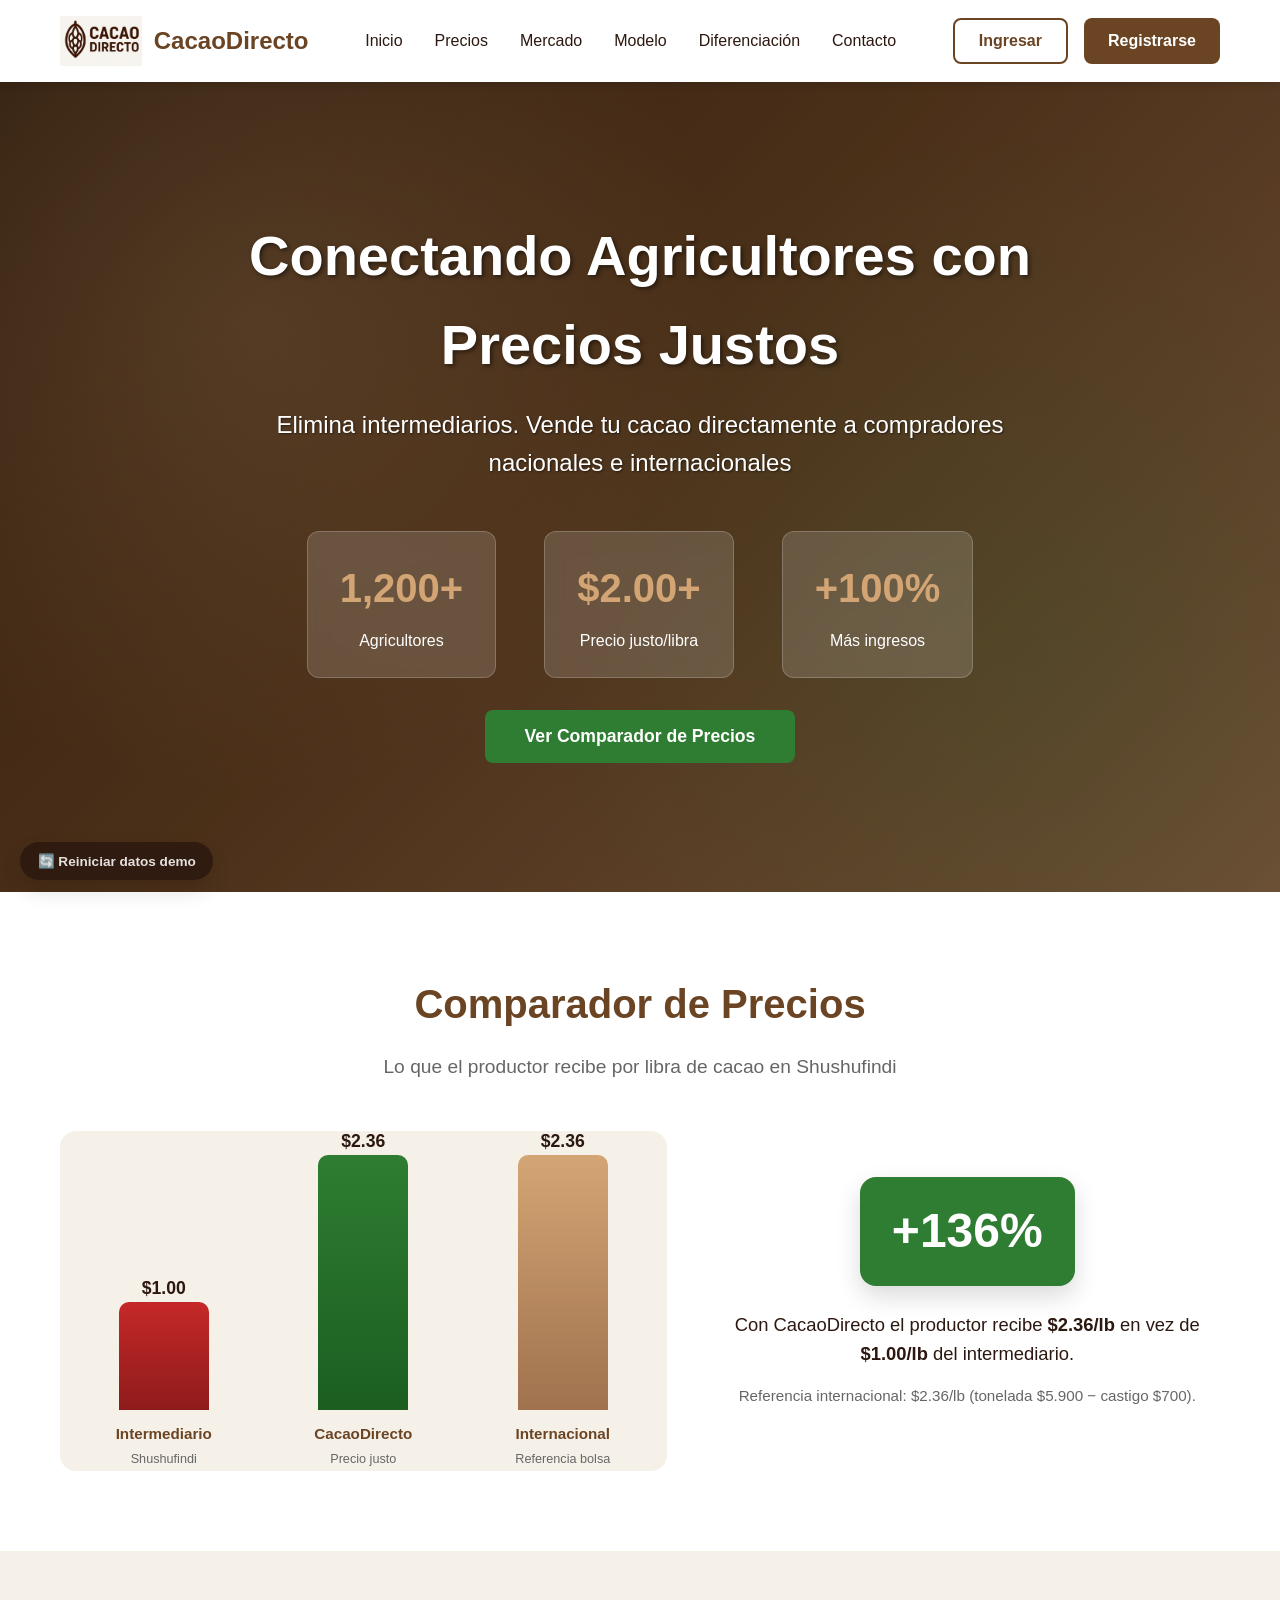
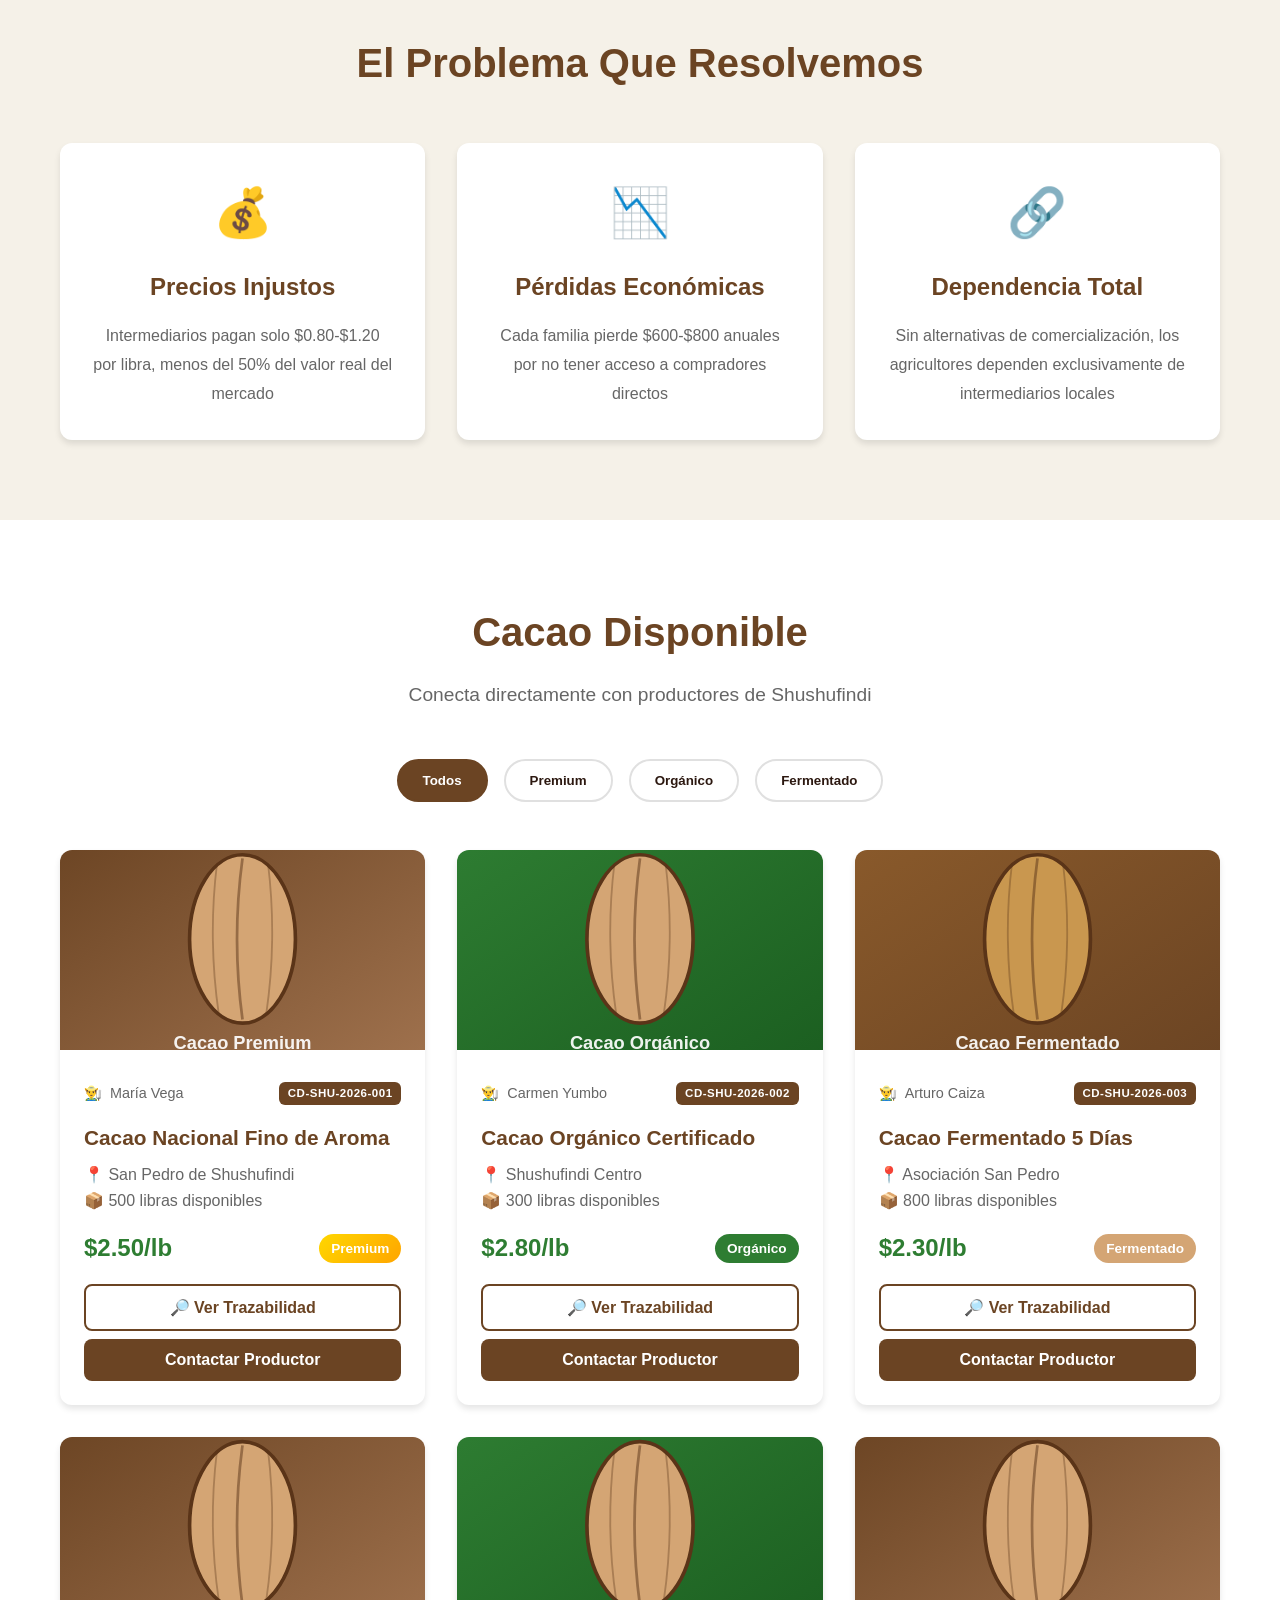
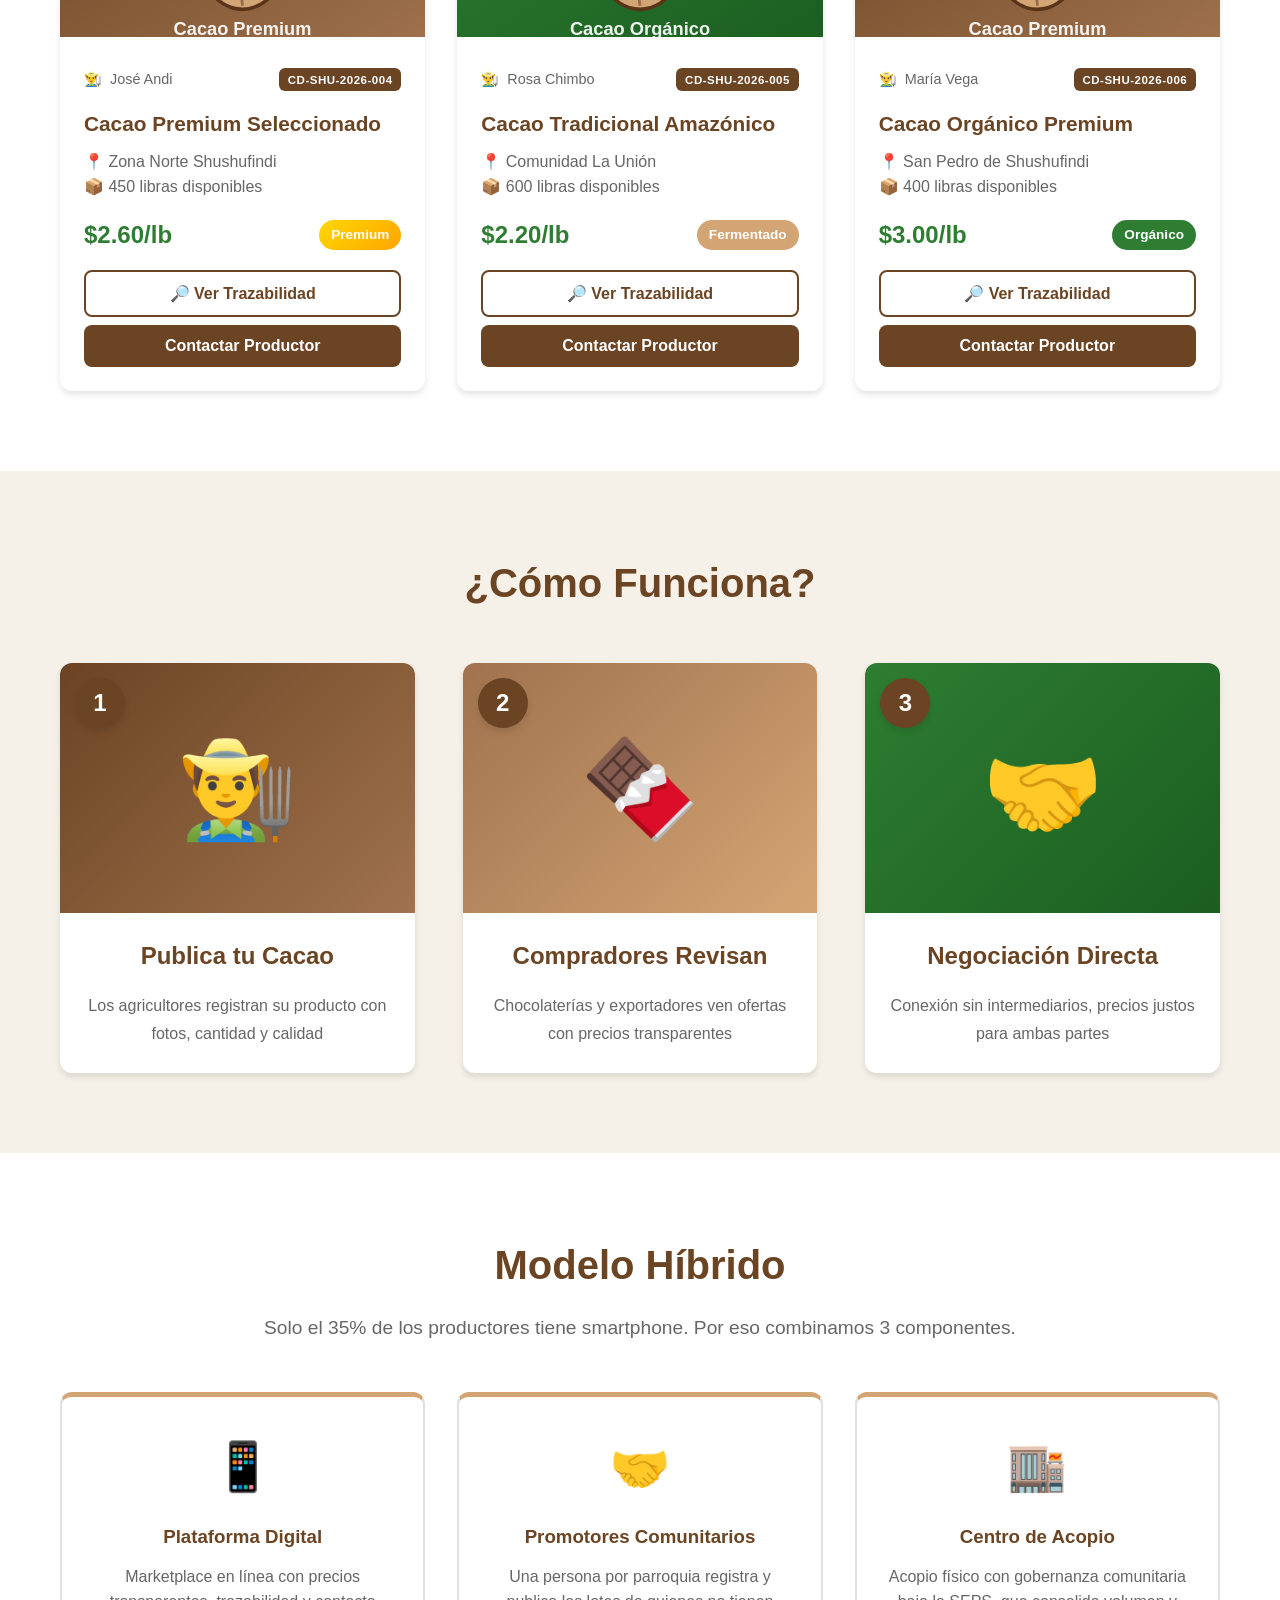
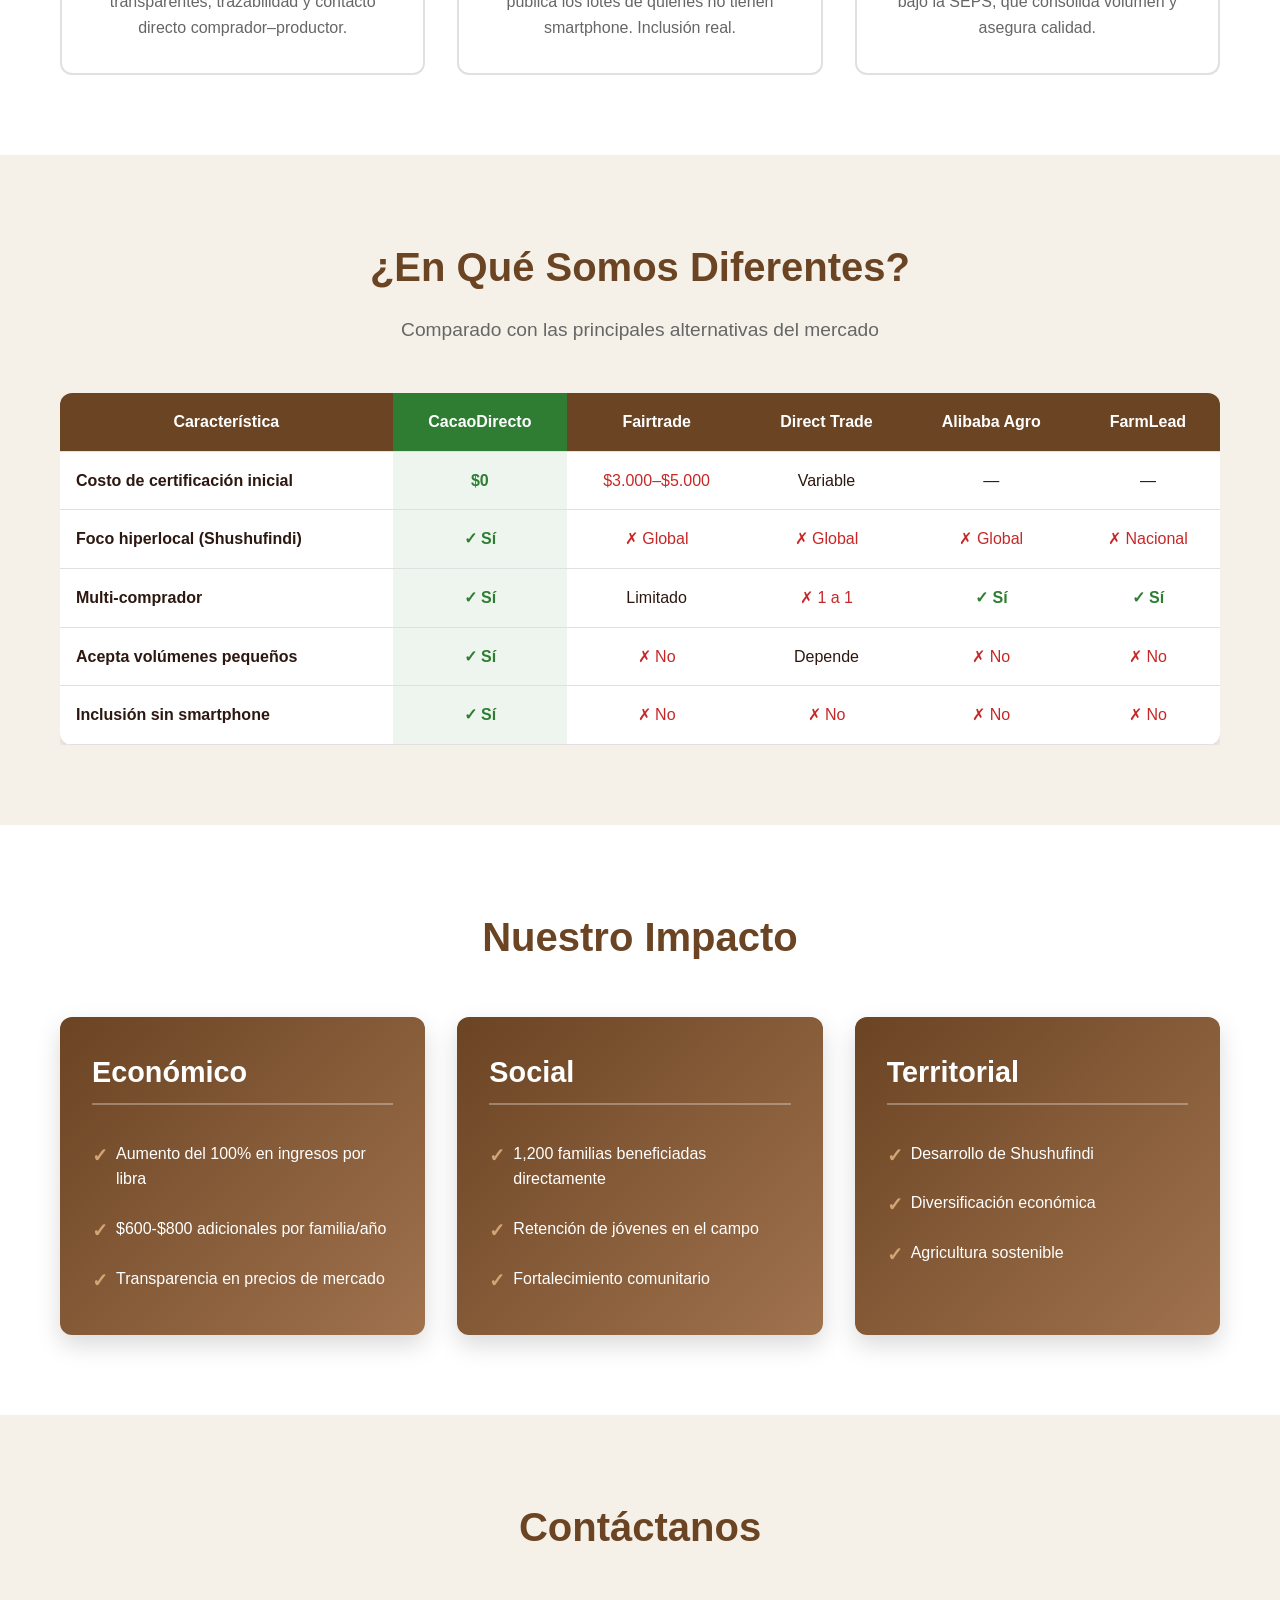
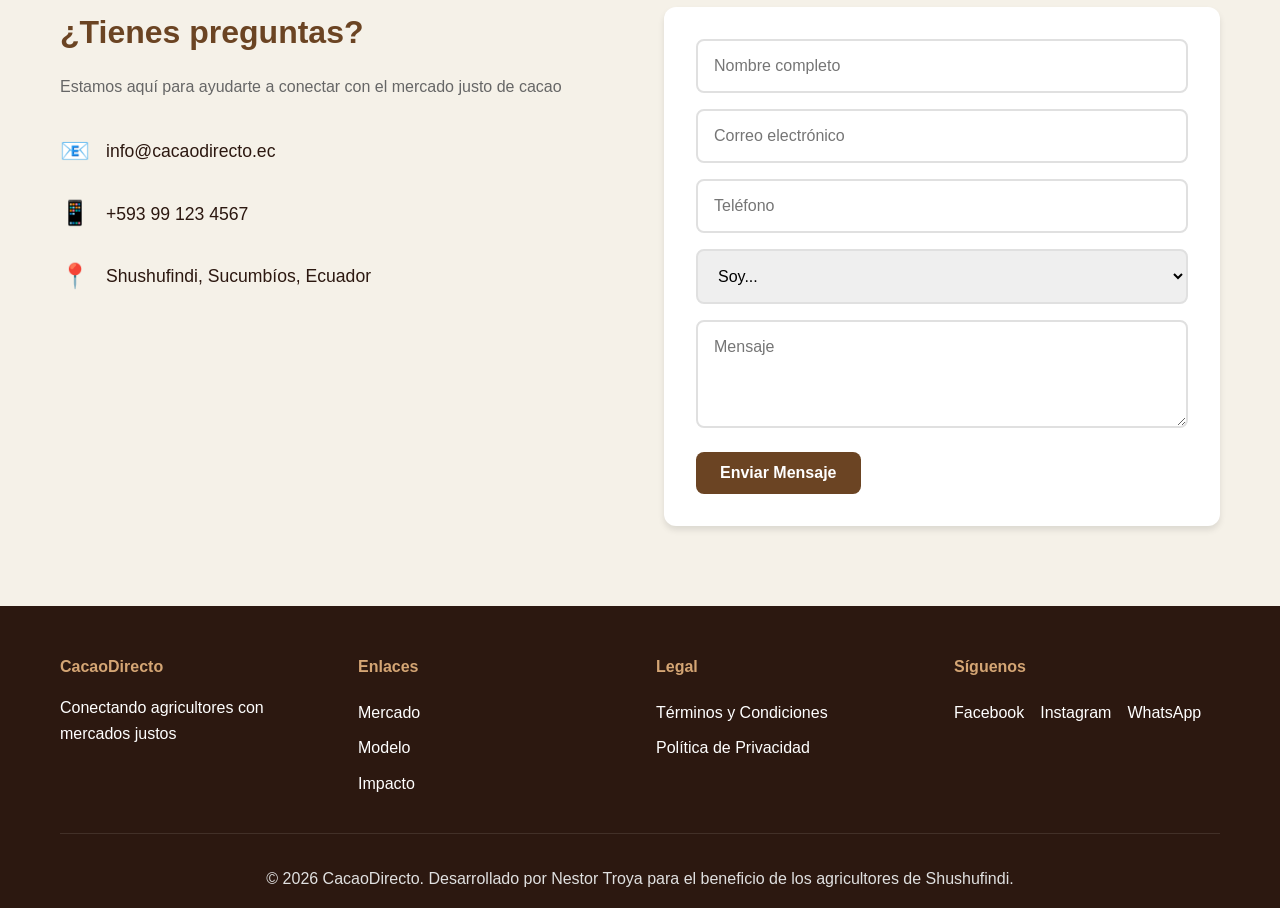
<file: index.html>
<!DOCTYPE html>
<html lang="es">
<head>
    <meta charset="UTF-8">
    <meta name="viewport" content="width=device-width, initial-scale=1.0">
    <title>CacaoDirecto - Comercio Justo de Cacao</title>
    <link rel="stylesheet" href="styles.css">
</head>
<body>
    <!-- Navigation -->
    <nav class="navbar">
        <div class="container">
            <div class="nav-brand">
                <img src="Screenshot_96.png" alt="CacaoDirecto Logo" class="logo" onerror="this.style.display='none'">
                <span class="brand-name">CacaoDirecto</span>
            </div>
            <ul class="nav-menu">
                <li><a href="#inicio">Inicio</a></li>
                <li><a href="#comparador">Precios</a></li>
                <li><a href="#mercado">Mercado</a></li>
                <li><a href="#modelo">Modelo</a></li>
                <li><a href="#diferenciacion">Diferenciación</a></li>
                <li><a href="#contacto">Contacto</a></li>
            </ul>
            <div class="nav-buttons">
                <span id="userBadge" class="user-badge" style="display:none;"></span>
                <button id="btnPanel" class="btn-primary" style="display:none;" onclick="abrirPanel()">Mi Panel</button>
                <button id="btnLogout" class="btn-secondary" style="display:none;" onclick="cerrarSesion()">Salir</button>
                <button id="btnLogin" class="btn-secondary" onclick="mostrarLogin()">Ingresar</button>
                <button id="btnRegistro" class="btn-primary" onclick="mostrarRegistro()">Registrarse</button>
            </div>
        </div>
    </nav>

    <!-- Hero Section -->
    <section id="inicio" class="hero">
        <div class="hero-overlay"></div>
        <div class="hero-content">
            <h1 class="hero-title">Conectando Agricultores con Precios Justos</h1>
            <p class="hero-subtitle">Elimina intermediarios. Vende tu cacao directamente a compradores nacionales e internacionales</p>
            <div class="hero-stats">
                <div class="stat-card">
                    <h3>1,200+</h3>
                    <p>Agricultores</p>
                </div>
                <div class="stat-card">
                    <h3>$2.00+</h3>
                    <p>Precio justo/libra</p>
                </div>
                <div class="stat-card">
                    <h3>+100%</h3>
                    <p>Más ingresos</p>
                </div>
            </div>
            <button class="btn-hero" onclick="scrollToSection('comparador')">Ver Comparador de Precios</button>
        </div>
    </section>

    <!-- Comparador de Precios Section -->
    <section id="comparador" class="comparador">
        <div class="container">
            <h2 class="section-title">Comparador de Precios</h2>
            <p class="section-subtitle">Lo que el productor recibe por libra de cacao en Shushufindi</p>
            <div class="comparador-wrap">
                <div class="bar-chart" id="comparadorChart">
                    <!-- Barras generadas por JavaScript -->
                </div>
                <div class="comparador-resumen" id="comparadorResumen">
                    <!-- Resumen generado por JavaScript -->
                </div>
            </div>
        </div>
    </section>

    <!-- Problema Section -->
    <section class="problema">
        <div class="container">
            <h2 class="section-title">El Problema Que Resolvemos</h2>
            <div class="problema-grid">
                <div class="problema-card">
                    <div class="problema-icon">💰</div>
                    <h3>Precios Injustos</h3>
                    <p>Intermediarios pagan solo $0.80-$1.20 por libra, menos del 50% del valor real del mercado</p>
                </div>
                <div class="problema-card">
                    <div class="problema-icon">📉</div>
                    <h3>Pérdidas Económicas</h3>
                    <p>Cada familia pierde $600-$800 anuales por no tener acceso a compradores directos</p>
                </div>
                <div class="problema-card">
                    <div class="problema-icon">🔗</div>
                    <h3>Dependencia Total</h3>
                    <p>Sin alternativas de comercialización, los agricultores dependen exclusivamente de intermediarios locales</p>
                </div>
            </div>
        </div>
    </section>

    <!-- Mercado Section -->
    <section id="mercado" class="mercado">
        <div class="container">
            <h2 class="section-title">Cacao Disponible</h2>
            <p class="section-subtitle">Conecta directamente con productores de Shushufindi</p>

            <div class="filtros">
                <button class="filtro-btn active" onclick="filtrarCacao('todos')">Todos</button>
                <button class="filtro-btn" onclick="filtrarCacao('premium')">Premium</button>
                <button class="filtro-btn" onclick="filtrarCacao('organico')">Orgánico</button>
                <button class="filtro-btn" onclick="filtrarCacao('fermentado')">Fermentado</button>
            </div>

            <div class="productos-grid" id="productosGrid">
                <!-- Los productos se cargan dinámicamente con JavaScript -->
            </div>
        </div>
    </section>

    <!-- Nosotros Section -->
    <section id="nosotros" class="nosotros">
        <div class="container">
            <h2 class="section-title">¿Cómo Funciona?</h2>
            <div class="proceso-grid">
                <div class="proceso-card">
                    <div class="proceso-numero">1</div>
                    <div class="proceso-img-ph ph-1">👨‍🌾</div>
                    <h3>Publica tu Cacao</h3>
                    <p>Los agricultores registran su producto con fotos, cantidad y calidad</p>
                </div>
                <div class="proceso-card">
                    <div class="proceso-numero">2</div>
                    <div class="proceso-img-ph ph-2">🍫</div>
                    <h3>Compradores Revisan</h3>
                    <p>Chocolaterías y exportadores ven ofertas con precios transparentes</p>
                </div>
                <div class="proceso-card">
                    <div class="proceso-numero">3</div>
                    <div class="proceso-img-ph ph-3">🤝</div>
                    <h3>Negociación Directa</h3>
                    <p>Conexión sin intermediarios, precios justos para ambas partes</p>
                </div>
            </div>
        </div>
    </section>

    <!-- Modelo Híbrido Section -->
    <section id="modelo" class="modelo">
        <div class="container">
            <h2 class="section-title">Modelo Híbrido</h2>
            <p class="section-subtitle">Solo el 35% de los productores tiene smartphone. Por eso combinamos 3 componentes.</p>
            <div class="modelo-grid">
                <div class="modelo-card">
                    <div class="modelo-icon">📱</div>
                    <h3>Plataforma Digital</h3>
                    <p>Marketplace en línea con precios transparentes, trazabilidad y contacto directo comprador–productor.</p>
                </div>
                <div class="modelo-card">
                    <div class="modelo-icon">🤝</div>
                    <h3>Promotores Comunitarios</h3>
                    <p>Una persona por parroquia registra y publica los lotes de quienes no tienen smartphone. Inclusión real.</p>
                </div>
                <div class="modelo-card">
                    <div class="modelo-icon">🏬</div>
                    <h3>Centro de Acopio</h3>
                    <p>Acopio físico con gobernanza comunitaria bajo la SEPS, que consolida volumen y asegura calidad.</p>
                </div>
            </div>
        </div>
    </section>

    <!-- Diferenciación Section -->
    <section id="diferenciacion" class="diferenciacion">
        <div class="container">
            <h2 class="section-title">¿En Qué Somos Diferentes?</h2>
            <p class="section-subtitle">Comparado con las principales alternativas del mercado</p>
            <div class="tabla-wrap">
                <table class="tabla-comparativa">
                    <thead>
                        <tr>
                            <th>Característica</th>
                            <th class="col-destacada">CacaoDirecto</th>
                            <th>Fairtrade</th>
                            <th>Direct Trade</th>
                            <th>Alibaba Agro</th>
                            <th>FarmLead</th>
                        </tr>
                    </thead>
                    <tbody>
                        <tr>
                            <td>Costo de certificación inicial</td>
                            <td class="col-destacada si">$0</td>
                            <td class="no">$3.000–$5.000</td>
                            <td>Variable</td>
                            <td>—</td>
                            <td>—</td>
                        </tr>
                        <tr>
                            <td>Foco hiperlocal (Shushufindi)</td>
                            <td class="col-destacada si">✓ Sí</td>
                            <td class="no">✗ Global</td>
                            <td class="no">✗ Global</td>
                            <td class="no">✗ Global</td>
                            <td class="no">✗ Nacional</td>
                        </tr>
                        <tr>
                            <td>Multi-comprador</td>
                            <td class="col-destacada si">✓ Sí</td>
                            <td>Limitado</td>
                            <td class="no">✗ 1 a 1</td>
                            <td class="si">✓ Sí</td>
                            <td class="si">✓ Sí</td>
                        </tr>
                        <tr>
                            <td>Acepta volúmenes pequeños</td>
                            <td class="col-destacada si">✓ Sí</td>
                            <td class="no">✗ No</td>
                            <td>Depende</td>
                            <td class="no">✗ No</td>
                            <td class="no">✗ No</td>
                        </tr>
                        <tr>
                            <td>Inclusión sin smartphone</td>
                            <td class="col-destacada si">✓ Sí</td>
                            <td class="no">✗ No</td>
                            <td class="no">✗ No</td>
                            <td class="no">✗ No</td>
                            <td class="no">✗ No</td>
                        </tr>
                    </tbody>
                </table>
            </div>
        </div>
    </section>

    <!-- Impacto Section -->
    <section id="impacto" class="impacto">
        <div class="container">
            <h2 class="section-title">Nuestro Impacto</h2>
            <div class="impacto-grid">
                <div class="impacto-card">
                    <h3>Económico</h3>
                    <ul>
                        <li>Aumento del 100% en ingresos por libra</li>
                        <li>$600-$800 adicionales por familia/año</li>
                        <li>Transparencia en precios de mercado</li>
                    </ul>
                </div>
                <div class="impacto-card">
                    <h3>Social</h3>
                    <ul>
                        <li>1,200 familias beneficiadas directamente</li>
                        <li>Retención de jóvenes en el campo</li>
                        <li>Fortalecimiento comunitario</li>
                    </ul>
                </div>
                <div class="impacto-card">
                    <h3>Territorial</h3>
                    <ul>
                        <li>Desarrollo de Shushufindi</li>
                        <li>Diversificación económica</li>
                        <li>Agricultura sostenible</li>
                    </ul>
                </div>
            </div>
        </div>
    </section>

    <!-- Contacto Section -->
    <section id="contacto" class="contacto">
        <div class="container">
            <h2 class="section-title">Contáctanos</h2>
            <div class="contacto-grid">
                <div class="contacto-info">
                    <h3>¿Tienes preguntas?</h3>
                    <p>Estamos aquí para ayudarte a conectar con el mercado justo de cacao</p>
                    <div class="contacto-item">
                        <span class="icon">📧</span>
                        <span>info@cacaodirecto.ec</span>
                    </div>
                    <div class="contacto-item">
                        <span class="icon">📱</span>
                        <span>+593 99 123 4567</span>
                    </div>
                    <div class="contacto-item">
                        <span class="icon">📍</span>
                        <span>Shushufindi, Sucumbíos, Ecuador</span>
                    </div>
                </div>
                <form class="contacto-form" onsubmit="enviarContacto(event)">
                    <input type="text" placeholder="Nombre completo" required>
                    <input type="email" placeholder="Correo electrónico" required>
                    <input type="tel" placeholder="Teléfono">
                    <select required>
                        <option value="">Soy...</option>
                        <option value="agricultor">Agricultor</option>
                        <option value="comprador">Comprador</option>
                        <option value="otro">Otro</option>
                    </select>
                    <textarea placeholder="Mensaje" rows="4" required></textarea>
                    <button type="submit" class="btn-primary">Enviar Mensaje</button>
                </form>
            </div>
        </div>
    </section>

    <!-- Footer -->
    <footer class="footer">
        <div class="container">
            <div class="footer-grid">
                <div class="footer-col">
                    <h4>CacaoDirecto</h4>
                    <p>Conectando agricultores con mercados justos</p>
                </div>
                <div class="footer-col">
                    <h4>Enlaces</h4>
                    <ul>
                        <li><a href="#mercado">Mercado</a></li>
                        <li><a href="#modelo">Modelo</a></li>
                        <li><a href="#impacto">Impacto</a></li>
                    </ul>
                </div>
                <div class="footer-col">
                    <h4>Legal</h4>
                    <ul>
                        <li><a href="#">Términos y Condiciones</a></li>
                        <li><a href="#">Política de Privacidad</a></li>
                    </ul>
                </div>
                <div class="footer-col">
                    <h4>Síguenos</h4>
                    <div class="social-links">
                        <a href="#">Facebook</a>
                        <a href="#">Instagram</a>
                        <a href="#">WhatsApp</a>
                    </div>
                </div>
            </div>
            <div class="footer-bottom">
                <p>&copy; 2026 CacaoDirecto. Desarrollado por Nestor Troya para el beneficio de los agricultores de Shushufindi.</p>
            </div>
        </div>
    </footer>

    <!-- Modal Login -->
    <div id="modalLogin" class="modal">
        <div class="modal-content">
            <span class="close" onclick="cerrarModal('modalLogin')">&times;</span>
            <h2>Iniciar Sesión</h2>
            <form onsubmit="iniciarSesion(event)">
                <input type="email" id="loginEmail" placeholder="Correo electrónico" required>
                <input type="password" id="loginPassword" placeholder="Contraseña" required>
                <button type="submit" class="btn-primary" style="width:100%;">Ingresar</button>
            </form>
            <div class="demo-hint">
                <strong>Usuarios demo:</strong>
                <button type="button" class="demo-chip" onclick="rellenarDemo('admin@cacaodirecto.ec','admin123')">👤 Admin</button>
                <button type="button" class="demo-chip" onclick="rellenarDemo('maria@cacaodirecto.ec','productor123')">🌱 Productora</button>
                <button type="button" class="demo-chip" onclick="rellenarDemo('chocolatera@cacaodirecto.ec','comprador123')">🏭 Compradora</button>
            </div>
        </div>
    </div>

    <!-- Modal Registro -->
    <div id="modalRegistro" class="modal">
        <div class="modal-content">
            <span class="close" onclick="cerrarModal('modalRegistro')">&times;</span>
            <h2>Registrarse</h2>
            <form onsubmit="registrarse(event)">
                <input type="text" id="regNombre" placeholder="Nombre completo" required>
                <input type="email" id="regEmail" placeholder="Correo electrónico" required>
                <input type="tel" id="regTelefono" placeholder="Teléfono" required>
                <select id="regRol" required>
                    <option value="">Tipo de usuario</option>
                    <option value="productor">Agricultor / Productor</option>
                    <option value="comprador">Comprador</option>
                </select>
                <input type="password" id="regPassword" placeholder="Contraseña" required>
                <button type="submit" class="btn-primary" style="width:100%;">Crear Cuenta</button>
            </form>
        </div>
    </div>

    <!-- Modal Publicar Lote -->
    <div id="modalLote" class="modal">
        <div class="modal-content">
            <span class="close" onclick="cerrarModal('modalLote')">&times;</span>
            <h2>Publicar Lote de Cacao</h2>
            <form onsubmit="publicarLote(event)">
                <input type="number" id="loteCantidad" placeholder="Cantidad (libras)" min="1" required>
                <select id="loteTipo" required>
                    <option value="">Calidad</option>
                    <option value="premium">Premium</option>
                    <option value="organico">Orgánico</option>
                    <option value="fermentado">Fermentado</option>
                </select>
                <input type="number" id="loteFermentacion" placeholder="Días de fermentación" min="0" max="15" required>
                <input type="number" id="lotePrecio" placeholder="Precio por libra (USD)" step="0.01" min="0" required>
                <input type="text" id="loteFinca" placeholder="Nombre de la finca (opcional)">
                <button type="submit" class="btn-primary" style="width:100%;">Publicar Lote</button>
            </form>
        </div>
    </div>

    <!-- Modal Trazabilidad -->
    <div id="modalTraza" class="modal">
        <div class="modal-content">
            <span class="close" onclick="cerrarModal('modalTraza')">&times;</span>
            <div id="trazaContenido"><!-- Generado por JavaScript --></div>
        </div>
    </div>

    <!-- Panel / Dashboard Overlay -->
    <div id="panel" class="panel-overlay">
        <div class="panel-box">
            <div class="panel-header">
                <div>
                    <h2 id="panelTitulo">Panel</h2>
                    <p id="panelSubtitulo" class="panel-sub"></p>
                </div>
                <button class="btn-secondary" onclick="cerrarPanel()">Cerrar ✕</button>
            </div>
            <div id="panelContent" class="panel-content"><!-- Generado por JavaScript --></div>
        </div>
    </div>

    <!-- Botón Reiniciar Datos Demo -->
    <button class="reset-btn" onclick="reiniciarDemo()" title="Vuelve todos los datos al estado inicial">🔄 Reiniciar datos demo</button>

    <script src="script.js"></script>
</body>
</html>
</file>
<file: styles.css>
/* Reset y Variables */
* {
    margin: 0;
    padding: 0;
    box-sizing: border-box;
}

:root {
    --primary-color: #6B4423;
    --secondary-color: #A0724E;
    --accent-color: #D4A574;
    --success-color: #2E7D32;
    --danger-color: #C62828;
    --light-bg: #F5F1E8;
    --dark-text: #2C1810;
    --white: #FFFFFF;
    --gray: #666666;
    --light-gray: #E0E0E0;
    --shadow: 0 4px 6px rgba(0,0,0,0.1);
    --shadow-lg: 0 10px 25px rgba(0,0,0,0.15);
}

body {
    font-family: 'Segoe UI', Tahoma, Geneva, Verdana, sans-serif;
    line-height: 1.6;
    color: var(--dark-text);
    background-color: var(--white);
}

.container {
    max-width: 1200px;
    margin: 0 auto;
    padding: 0 20px;
}

/* Navigation */
.navbar {
    background: var(--white);
    box-shadow: var(--shadow);
    position: sticky;
    top: 0;
    z-index: 1000;
    padding: 1rem 0;
}

.navbar .container {
    display: flex;
    justify-content: space-between;
    align-items: center;
}

.nav-brand {
    display: flex;
    align-items: center;
    gap: 12px;
}

.logo {
    height: 50px;
    width: auto;
}

.brand-name {
    font-size: 1.5rem;
    font-weight: 700;
    color: var(--primary-color);
}

.nav-menu {
    display: flex;
    list-style: none;
    gap: 2rem;
}

.nav-menu a {
    text-decoration: none;
    color: var(--dark-text);
    font-weight: 500;
    transition: color 0.3s;
}

.nav-menu a:hover {
    color: var(--primary-color);
}

.nav-buttons {
    display: flex;
    gap: 1rem;
}

/* Buttons */
.btn-primary, .btn-secondary, .btn-hero {
    padding: 0.75rem 1.5rem;
    border: none;
    border-radius: 8px;
    font-size: 1rem;
    font-weight: 600;
    cursor: pointer;
    transition: all 0.3s;
}

.btn-primary {
    background: var(--primary-color);
    color: var(--white);
}

.btn-primary:hover {
    background: var(--secondary-color);
    transform: translateY(-2px);
    box-shadow: var(--shadow);
}

.btn-secondary {
    background: transparent;
    color: var(--primary-color);
    border: 2px solid var(--primary-color);
}

.btn-secondary:hover {
    background: var(--primary-color);
    color: var(--white);
}

.btn-hero {
    background: var(--success-color);
    color: var(--white);
    padding: 1rem 2.5rem;
    font-size: 1.1rem;
}

.btn-hero:hover {
    background: #1B5E20;
    transform: scale(1.05);
}

/* Hero Section */
.hero {
    position: relative;
    background:
        radial-gradient(circle at 20% 30%, rgba(212,165,116,0.25), transparent 40%),
        radial-gradient(circle at 80% 70%, rgba(46,125,50,0.20), transparent 45%),
        linear-gradient(135deg, #4A2F18 0%, #6B4423 45%, #A0724E 100%);
    background-size: cover;
    background-position: center;
    min-height: 90vh;
    display: flex;
    align-items: center;
    justify-content: center;
    color: var(--white);
    text-align: center;
}

.hero-overlay {
    position: absolute;
    top: 0;
    left: 0;
    right: 0;
    bottom: 0;
    background: rgba(0,0,0,0.3);
}

.hero-content {
    position: relative;
    z-index: 1;
    max-width: 900px;
    padding: 2rem;
}

.hero-title {
    font-size: 3.5rem;
    font-weight: 800;
    margin-bottom: 1rem;
    text-shadow: 2px 2px 4px rgba(0,0,0,0.5);
}

.hero-subtitle {
    font-size: 1.5rem;
    margin-bottom: 3rem;
    text-shadow: 1px 1px 2px rgba(0,0,0,0.5);
}

.hero-stats {
    display: flex;
    justify-content: center;
    gap: 3rem;
    margin-bottom: 2rem;
}

.stat-card {
    background: rgba(255,255,255,0.15);
    backdrop-filter: blur(10px);
    padding: 1.5rem 2rem;
    border-radius: 12px;
    border: 1px solid rgba(255,255,255,0.2);
}

.stat-card h3 {
    font-size: 2.5rem;
    margin-bottom: 0.5rem;
    color: var(--accent-color);
}

.stat-card p {
    font-size: 1rem;
}

/* Sections */
.section-title {
    font-size: 2.5rem;
    color: var(--primary-color);
    text-align: center;
    margin-bottom: 1rem;
    font-weight: 700;
}

.section-subtitle {
    text-align: center;
    color: var(--gray);
    font-size: 1.2rem;
    margin-bottom: 3rem;
}

/* Problema Section */
.problema {
    padding: 5rem 0;
    background: var(--light-bg);
}

.problema-grid {
    display: grid;
    grid-template-columns: repeat(auto-fit, minmax(300px, 1fr));
    gap: 2rem;
    margin-top: 3rem;
}

.problema-card {
    background: var(--white);
    padding: 2rem;
    border-radius: 12px;
    text-align: center;
    box-shadow: var(--shadow);
    transition: transform 0.3s, box-shadow 0.3s;
}

.problema-card:hover {
    transform: translateY(-10px);
    box-shadow: var(--shadow-lg);
}

.problema-icon {
    font-size: 3rem;
    margin-bottom: 1rem;
}

.problema-card h3 {
    color: var(--primary-color);
    margin-bottom: 1rem;
    font-size: 1.5rem;
}

.problema-card p {
    color: var(--gray);
    line-height: 1.8;
}

/* Mercado Section */
.mercado {
    padding: 5rem 0;
}

.filtros {
    display: flex;
    justify-content: center;
    gap: 1rem;
    margin-bottom: 3rem;
    flex-wrap: wrap;
}

.filtro-btn {
    padding: 0.75rem 1.5rem;
    border: 2px solid var(--light-gray);
    background: var(--white);
    border-radius: 25px;
    cursor: pointer;
    transition: all 0.3s;
    font-weight: 600;
    color: var(--dark-text);
}

.filtro-btn.active,
.filtro-btn:hover {
    background: var(--primary-color);
    color: var(--white);
    border-color: var(--primary-color);
}

.productos-grid {
    display: grid;
    grid-template-columns: repeat(auto-fill, minmax(280px, 1fr));
    gap: 2rem;
}

.producto-card {
    background: var(--white);
    border-radius: 12px;
    overflow: hidden;
    box-shadow: var(--shadow);
    transition: transform 0.3s, box-shadow 0.3s;
}

.producto-card:hover {
    transform: translateY(-5px);
    box-shadow: var(--shadow-lg);
}

.producto-img {
    width: 100%;
    height: 200px;
    object-fit: cover;
}

.producto-info {
    padding: 1.5rem;
}

.producto-agricultor {
    display: flex;
    align-items: center;
    gap: 0.5rem;
    margin-bottom: 1rem;
    color: var(--gray);
    font-size: 0.9rem;
}

.producto-titulo {
    font-size: 1.3rem;
    color: var(--primary-color);
    margin-bottom: 0.5rem;
}

.producto-detalles {
    color: var(--gray);
    margin-bottom: 1rem;
}

.producto-precio {
    display: flex;
    justify-content: space-between;
    align-items: center;
    margin-top: 1rem;
}

.precio {
    font-size: 1.5rem;
    font-weight: 700;
    color: var(--success-color);
}

.badge {
    background: var(--accent-color);
    color: var(--white);
    padding: 0.25rem 0.75rem;
    border-radius: 15px;
    font-size: 0.85rem;
    font-weight: 600;
}

.badge.premium {
    background: linear-gradient(135deg, #FFD700, #FFA500);
}

.badge.organico {
    background: var(--success-color);
}

/* Nosotros Section */
.nosotros {
    padding: 5rem 0;
    background: var(--light-bg);
}

.proceso-grid {
    display: grid;
    grid-template-columns: repeat(auto-fit, minmax(300px, 1fr));
    gap: 3rem;
    margin-top: 3rem;
}

.proceso-card {
    background: var(--white);
    border-radius: 12px;
    overflow: hidden;
    box-shadow: var(--shadow);
    text-align: center;
    position: relative;
}

.proceso-numero {
    position: absolute;
    top: 15px;
    left: 15px;
    background: var(--primary-color);
    color: var(--white);
    width: 50px;
    height: 50px;
    border-radius: 50%;
    display: flex;
    align-items: center;
    justify-content: center;
    font-size: 1.5rem;
    font-weight: 700;
    box-shadow: var(--shadow);
}

.proceso-card img {
    width: 100%;
    height: 250px;
    object-fit: cover;
}

.proceso-card h3 {
    color: var(--primary-color);
    margin: 1.5rem 0 1rem;
    font-size: 1.5rem;
}

.proceso-card p {
    color: var(--gray);
    padding: 0 1.5rem 1.5rem;
    line-height: 1.8;
}

/* Impacto Section */
.impacto {
    padding: 5rem 0;
}

.impacto-grid {
    display: grid;
    grid-template-columns: repeat(auto-fit, minmax(300px, 1fr));
    gap: 2rem;
    margin-top: 3rem;
}

.impacto-card {
    background: linear-gradient(135deg, var(--primary-color), var(--secondary-color));
    color: var(--white);
    padding: 2rem;
    border-radius: 12px;
    box-shadow: var(--shadow-lg);
}

.impacto-card h3 {
    font-size: 1.8rem;
    margin-bottom: 1.5rem;
    border-bottom: 2px solid rgba(255,255,255,0.3);
    padding-bottom: 0.5rem;
}

.impacto-card ul {
    list-style: none;
}

.impacto-card li {
    padding: 0.75rem 0;
    padding-left: 1.5rem;
    position: relative;
}

.impacto-card li::before {
    content: "✓";
    position: absolute;
    left: 0;
    color: var(--accent-color);
    font-weight: 700;
    font-size: 1.2rem;
}

/* Contacto Section */
.contacto {
    padding: 5rem 0;
    background: var(--light-bg);
}

.contacto-grid {
    display: grid;
    grid-template-columns: 1fr 1fr;
    gap: 3rem;
    margin-top: 3rem;
}

.contacto-info h3 {
    color: var(--primary-color);
    font-size: 2rem;
    margin-bottom: 1rem;
}

.contacto-info p {
    color: var(--gray);
    margin-bottom: 2rem;
}

.contacto-item {
    display: flex;
    align-items: center;
    gap: 1rem;
    margin-bottom: 1.5rem;
    font-size: 1.1rem;
}

.contacto-item .icon {
    font-size: 1.5rem;
}

.contacto-form {
    background: var(--white);
    padding: 2rem;
    border-radius: 12px;
    box-shadow: var(--shadow);
}

.contacto-form input,
.contacto-form select,
.contacto-form textarea {
    width: 100%;
    padding: 1rem;
    margin-bottom: 1rem;
    border: 2px solid var(--light-gray);
    border-radius: 8px;
    font-size: 1rem;
    font-family: inherit;
    transition: border-color 0.3s;
}

.contacto-form input:focus,
.contacto-form select:focus,
.contacto-form textarea:focus {
    outline: none;
    border-color: var(--primary-color);
}

/* Footer */
.footer {
    background: var(--dark-text);
    color: var(--white);
    padding: 3rem 0 1rem;
}

.footer-grid {
    display: grid;
    grid-template-columns: repeat(auto-fit, minmax(200px, 1fr));
    gap: 2rem;
    margin-bottom: 2rem;
}

.footer-col h4 {
    margin-bottom: 1rem;
    color: var(--accent-color);
}

.footer-col ul {
    list-style: none;
}

.footer-col a {
    color: var(--white);
    text-decoration: none;
    display: block;
    padding: 0.3rem 0;
    transition: color 0.3s;
}

.footer-col a:hover {
    color: var(--accent-color);
}

.social-links {
    display: flex;
    gap: 1rem;
}

.footer-bottom {
    text-align: center;
    padding-top: 2rem;
    border-top: 1px solid rgba(255,255,255,0.1);
    color: var(--light-gray);
}

/* Modal */
.modal {
    display: none;
    position: fixed;
    z-index: 2000;
    left: 0;
    top: 0;
    width: 100%;
    height: 100%;
    background: rgba(0,0,0,0.6);
    backdrop-filter: blur(5px);
}

.modal-content {
    background: var(--white);
    margin: 5% auto;
    padding: 2rem;
    border-radius: 12px;
    width: 90%;
    max-width: 500px;
    position: relative;
    animation: slideDown 0.3s;
}

@keyframes slideDown {
    from {
        transform: translateY(-50px);
        opacity: 0;
    }
    to {
        transform: translateY(0);
        opacity: 1;
    }
}

.close {
    position: absolute;
    right: 20px;
    top: 15px;
    font-size: 2rem;
    cursor: pointer;
    color: var(--gray);
}

.close:hover {
    color: var(--danger-color);
}

.modal-content h2 {
    color: var(--primary-color);
    margin-bottom: 1.5rem;
}

.modal-content form input,
.modal-content form select {
    width: 100%;
    padding: 1rem;
    margin-bottom: 1rem;
    border: 2px solid var(--light-gray);
    border-radius: 8px;
    font-size: 1rem;
}

/* ============================================================
   COMPONENTES NUEVOS (Login roles, comparador, panel, etc.)
   ============================================================ */

/* Placeholders de imágenes offline (sección "¿Cómo Funciona?") */
.proceso-img-ph {
    height: 250px;
    display: flex;
    align-items: center;
    justify-content: center;
    font-size: 6rem;
}
.proceso-img-ph.ph-1 { background: linear-gradient(135deg, #6B4423, #A0724E); }
.proceso-img-ph.ph-2 { background: linear-gradient(135deg, #A0724E, #D4A574); }
.proceso-img-ph.ph-3 { background: linear-gradient(135deg, #2E7D32, #1B5E20); }

/* Badge de usuario en nav */
.user-badge {
    background: var(--light-bg);
    color: var(--primary-color);
    padding: 0.4rem 0.9rem;
    border-radius: 20px;
    font-weight: 600;
    font-size: 0.9rem;
    white-space: nowrap;
}

/* Chips de usuarios demo en login */
.demo-hint {
    margin-top: 1.5rem;
    padding-top: 1rem;
    border-top: 1px dashed var(--light-gray);
    font-size: 0.9rem;
    color: var(--gray);
}
.demo-chip {
    display: inline-block;
    margin: 0.4rem 0.3rem 0 0;
    padding: 0.4rem 0.8rem;
    border: 1px solid var(--accent-color);
    background: var(--light-bg);
    color: var(--primary-color);
    border-radius: 20px;
    font-weight: 600;
    cursor: pointer;
    transition: all 0.2s;
}
.demo-chip:hover { background: var(--accent-color); color: var(--white); }

/* --- Comparador de precios --- */
.comparador { padding: 5rem 0; background: var(--white); }
.comparador-wrap {
    display: grid;
    grid-template-columns: 1.2fr 1fr;
    gap: 3rem;
    align-items: center;
    margin-top: 2rem;
}
.bar-chart {
    display: flex;
    justify-content: space-around;
    align-items: flex-end;
    gap: 1.5rem;
    height: 340px;
    background: var(--light-bg);
    border-radius: 16px;
    padding: 1.5rem 1rem 0;
}
.bar { display: flex; flex-direction: column; align-items: center; flex: 1; height: 100%; }
.bar-track { flex: 1; width: 100%; display: flex; align-items: flex-end; justify-content: center; }
.bar-fill {
    width: 70%;
    max-width: 90px;
    border-radius: 10px 10px 0 0;
    display: flex;
    align-items: flex-start;
    justify-content: center;
    position: relative;
    transition: height 0.6s ease;
    min-height: 30px;
}
.bar-valor {
    position: absolute;
    top: -28px;
    font-weight: 800;
    color: var(--dark-text);
    font-size: 1.1rem;
    white-space: nowrap;
}
.bar-intermediario { background: linear-gradient(180deg, #C62828, #8E1B1B); }
.bar-cacao        { background: linear-gradient(180deg, var(--success-color), #1B5E20); }
.bar-internacional{ background: linear-gradient(180deg, var(--accent-color), var(--secondary-color)); }
.bar-label {
    margin-top: 0.75rem;
    text-align: center;
    font-weight: 600;
    color: var(--primary-color);
    font-size: 0.95rem;
}
.bar-label small { color: var(--gray); font-weight: 400; }

.comparador-resumen { text-align: center; }
.mejora-badge {
    display: inline-block;
    background: var(--success-color);
    color: var(--white);
    font-size: 3rem;
    font-weight: 800;
    padding: 1rem 2rem;
    border-radius: 16px;
    box-shadow: var(--shadow-lg);
    margin-bottom: 1.5rem;
}
.comparador-resumen p { font-size: 1.15rem; color: var(--dark-text); margin-bottom: 1rem; }
.mejora-nota { font-size: 0.95rem !important; color: var(--gray) !important; }

/* --- Código de trazabilidad en tarjetas --- */
.codigo-traza {
    background: var(--primary-color);
    color: var(--white);
    padding: 0.15rem 0.55rem;
    border-radius: 6px;
    font-size: 0.72rem;
    font-weight: 700;
    letter-spacing: 0.5px;
    margin-left: auto;
}

/* --- Modelo Híbrido --- */
.modelo { padding: 5rem 0; }
.modelo-grid {
    display: grid;
    grid-template-columns: repeat(auto-fit, minmax(260px, 1fr));
    gap: 2rem;
    margin-top: 2rem;
}
.modelo-card {
    background: var(--white);
    border: 2px solid var(--light-gray);
    border-top: 5px solid var(--accent-color);
    border-radius: 12px;
    padding: 2rem;
    text-align: center;
    transition: transform 0.3s, box-shadow 0.3s;
}
.modelo-card:hover { transform: translateY(-8px); box-shadow: var(--shadow-lg); }
.modelo-icon { font-size: 3rem; margin-bottom: 1rem; }
.modelo-card h3 { color: var(--primary-color); margin-bottom: 0.75rem; }
.modelo-card p { color: var(--gray); }

/* --- Tabla comparativa (diferenciación) --- */
.diferenciacion { padding: 5rem 0; background: var(--light-bg); }
.tabla-wrap { overflow-x: auto; }
.tabla-comparativa, .tabla-lotes {
    width: 100%;
    border-collapse: collapse;
    background: var(--white);
    border-radius: 12px;
    overflow: hidden;
    box-shadow: var(--shadow);
    min-width: 640px;
}
.tabla-comparativa th, .tabla-comparativa td,
.tabla-lotes th, .tabla-lotes td {
    padding: 1rem;
    text-align: center;
    border-bottom: 1px solid var(--light-gray);
}
.tabla-comparativa thead th, .tabla-lotes thead th {
    background: var(--primary-color);
    color: var(--white);
    font-weight: 700;
}
.tabla-comparativa td:first-child { text-align: left; font-weight: 600; color: var(--dark-text); }
.tabla-comparativa .col-destacada {
    background: rgba(46,125,50,0.08);
    font-weight: 700;
}
.tabla-comparativa thead .col-destacada { background: var(--success-color); }
.tabla-comparativa .si { color: var(--success-color); font-weight: 700; }
.tabla-comparativa .no { color: var(--danger-color); }

/* --- Botón Reiniciar demo --- */
.reset-btn {
    position: fixed;
    bottom: 20px;
    left: 20px;
    z-index: 1500;
    background: var(--dark-text);
    color: var(--white);
    border: none;
    padding: 0.7rem 1.1rem;
    border-radius: 25px;
    font-size: 0.85rem;
    font-weight: 600;
    cursor: pointer;
    box-shadow: var(--shadow-lg);
    opacity: 0.85;
    transition: opacity 0.2s;
}
.reset-btn:hover { opacity: 1; }

/* --- Panel / Dashboard overlay --- */
.panel-overlay {
    display: none;
    position: fixed;
    inset: 0;
    z-index: 2500;
    background: rgba(0,0,0,0.6);
    backdrop-filter: blur(4px);
    overflow-y: auto;
    padding: 2rem 1rem;
}
.panel-box {
    background: var(--light-bg);
    max-width: 1000px;
    margin: 0 auto;
    border-radius: 16px;
    box-shadow: var(--shadow-lg);
    overflow: hidden;
}
.panel-header {
    background: linear-gradient(135deg, var(--primary-color), var(--secondary-color));
    color: var(--white);
    padding: 1.5rem 2rem;
    display: flex;
    justify-content: space-between;
    align-items: center;
    gap: 1rem;
    flex-wrap: wrap;
}
.panel-header h2 { margin: 0; color: var(--white); }
.panel-sub { margin: 0; opacity: 0.85; font-size: 0.9rem; }
.panel-header .btn-secondary { border-color: var(--white); color: var(--white); }
.panel-header .btn-secondary:hover { background: var(--white); color: var(--primary-color); }
.panel-content { padding: 2rem; }

.metric-grid {
    display: grid;
    grid-template-columns: repeat(auto-fit, minmax(180px, 1fr));
    gap: 1rem;
    margin-bottom: 1.5rem;
}
.metric-card {
    background: var(--white);
    border-radius: 12px;
    padding: 1.5rem;
    text-align: center;
    box-shadow: var(--shadow);
}
.metric-card.destacada { background: linear-gradient(135deg, var(--success-color), #1B5E20); color: var(--white); }
.metric-num { font-size: 2rem; font-weight: 800; color: var(--primary-color); }
.metric-card.destacada .metric-num { color: var(--white); }
.metric-lbl { color: var(--gray); font-size: 0.9rem; margin-top: 0.3rem; }
.metric-card.destacada .metric-lbl { color: rgba(255,255,255,0.9); }

.panel-card {
    background: var(--white);
    border-radius: 12px;
    padding: 1.5rem;
    margin-bottom: 1.5rem;
    box-shadow: var(--shadow);
}
.panel-card h3 { color: var(--primary-color); margin-bottom: 0.75rem; }
.panel-hint { color: var(--gray); font-size: 0.9rem; margin-bottom: 1rem; }

.config-form {
    display: grid;
    grid-template-columns: repeat(auto-fit, minmax(180px, 1fr));
    gap: 1rem;
    align-items: end;
}
.config-form label { display: flex; flex-direction: column; font-size: 0.85rem; font-weight: 600; color: var(--dark-text); gap: 0.4rem; }
.config-form input {
    padding: 0.7rem;
    border: 2px solid var(--light-gray);
    border-radius: 8px;
    font-size: 1rem;
}
.config-form .btn-primary { height: fit-content; }
.precio-sugerido {
    margin-top: 1.2rem;
    background: rgba(46,125,50,0.08);
    padding: 1rem;
    border-radius: 8px;
    font-size: 1.05rem;
}
.precio-sugerido strong { color: var(--success-color); font-size: 1.4rem; }
.precio-sugerido span { display: block; color: var(--gray); font-size: 0.85rem; margin-top: 0.3rem; }

/* Comparativa de ingresos (productor) */
.comparativa-ingresos .ing-fila {
    display: flex;
    justify-content: space-between;
    align-items: center;
    padding: 0.75rem 0;
    border-bottom: 1px solid var(--light-gray);
}
.ing-fila.total { border-bottom: none; border-top: 2px solid var(--primary-color); margin-top: 0.5rem; font-size: 1.1rem; }
.ing-fila strong { font-size: 1.2rem; }
.ing-malo { color: var(--danger-color); }
.ing-bueno { color: var(--success-color); }

/* Lista de lotes comprador */
.comprador-lista { display: flex; flex-direction: column; gap: 0.75rem; }
.comprador-item {
    display: flex;
    justify-content: space-between;
    align-items: center;
    gap: 1rem;
    background: var(--light-bg);
    padding: 1rem;
    border-radius: 10px;
    flex-wrap: wrap;
}
.comprador-item strong { display: block; color: var(--primary-color); }
.comprador-item small { display: block; color: var(--gray); }
.comprador-acciones { display: flex; gap: 0.5rem; flex-wrap: wrap; }
.comprador-acciones button { padding: 0.5rem 1rem; font-size: 0.9rem; }

/* Modal de trazabilidad */
.traza-codigo {
    background: var(--primary-color);
    color: var(--white);
    display: inline-block;
    padding: 0.4rem 1rem;
    border-radius: 8px;
    font-weight: 800;
    letter-spacing: 1px;
    margin-bottom: 0.5rem;
}
#trazaContenido h2 { color: var(--primary-color); margin-bottom: 1rem; }
.traza-lista { list-style: none; margin-bottom: 1rem; }
.traza-lista li {
    display: flex;
    justify-content: space-between;
    padding: 0.6rem 0;
    border-bottom: 1px solid var(--light-gray);
}
.traza-lista li span { color: var(--gray); }
.traza-certs { background: var(--light-bg); padding: 1rem; border-radius: 8px; }
.cert-chip {
    display: inline-block;
    background: var(--success-color);
    color: var(--white);
    padding: 0.25rem 0.7rem;
    border-radius: 15px;
    font-size: 0.8rem;
    margin: 0.3rem 0.2rem 0 0;
}
.cert-chip.vacio { background: var(--gray); }

/* Responsive */
@media (max-width: 768px) {
    .nav-menu {
        display: none;
    }

    .hero-title {
        font-size: 2rem;
    }

    .hero-subtitle {
        font-size: 1rem;
    }

    .hero-stats {
        flex-direction: column;
        gap: 1rem;
    }

    .contacto-grid {
        grid-template-columns: 1fr;
    }

    .section-title {
        font-size: 2rem;
    }

    .comparador-wrap { grid-template-columns: 1fr; }
    .bar-chart { height: 260px; }
    .mejora-badge { font-size: 2.2rem; }
    .nav-buttons { flex-wrap: wrap; justify-content: flex-end; }
    .user-badge { font-size: 0.8rem; }
    .panel-content { padding: 1rem; }
    .comprador-item { flex-direction: column; align-items: flex-start; }
}
</file>
